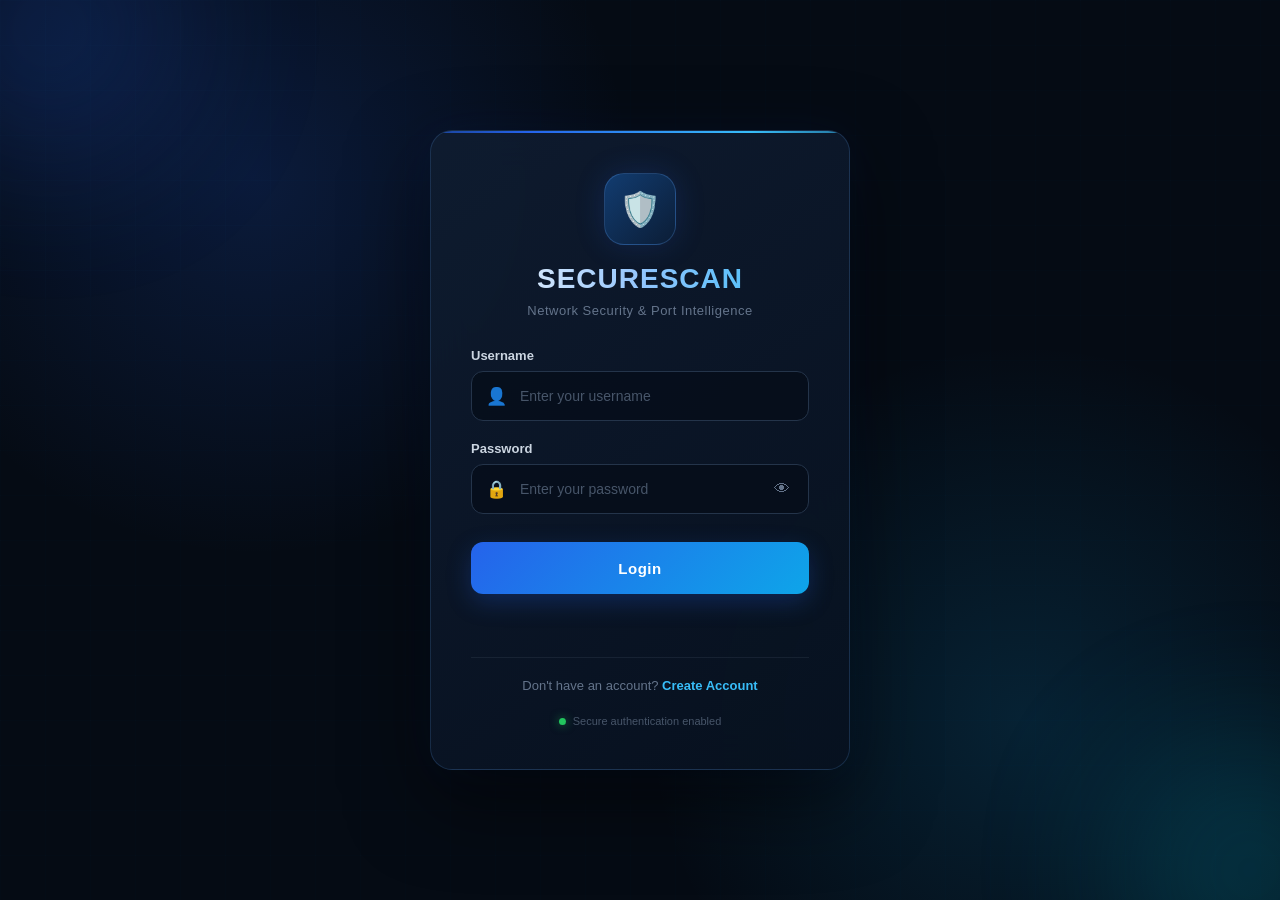
<file: templates/login.html>
<!DOCTYPE html>
<html lang="en">

<head>

    <meta charset="UTF-8">

    <meta
        name="viewport"
        content="width=device-width, initial-scale=1.0"
    >

    <title>SecureScan - Login</title>

    <style>

        /* =====================================================
           RESET
           ===================================================== */

        * {
            box-sizing: border-box;
            margin: 0;
            padding: 0;
        }


        /* =====================================================
           BODY
           ===================================================== */

        body {

            min-height: 100vh;

            display: flex;
            align-items: center;
            justify-content: center;

            font-family:
                Inter,
                Arial,
                sans-serif;

            color: #e2e8f0;

            overflow: hidden;

            background:
                radial-gradient(
                    circle at 20% 20%,
                    rgba(37, 99, 235, 0.18),
                    transparent 30%
                ),

                radial-gradient(
                    circle at 80% 80%,
                    rgba(14, 165, 233, 0.15),
                    transparent 30%
                ),

                #050b14;
        }


        /* =====================================================
           ANIMATED GRID
           ===================================================== */

        body::before {

            content: "";

            position: fixed;

            inset: 0;

            pointer-events: none;

            opacity: 0.18;

            background-image:
                linear-gradient(
                    rgba(56, 189, 248, 0.08) 1px,
                    transparent 1px
                ),

                linear-gradient(
                    90deg,
                    rgba(56, 189, 248, 0.08) 1px,
                    transparent 1px
                );

            background-size: 45px 45px;

            animation:
                gridMove 18s linear infinite;
        }


        @keyframes gridMove {

            from {
                transform: translate(0, 0);
            }

            to {
                transform: translate(45px, 45px);
            }
        }


        /* =====================================================
           GLOW ORBS
           ===================================================== */

        .orb {

            position: fixed;

            width: 260px;
            height: 260px;

            border-radius: 50%;

            filter: blur(80px);

            opacity: 0.22;

            pointer-events: none;
        }


        .orb-one {

            top: -100px;
            left: -80px;

            background: #2563eb;

            animation:
                floatOne 7s ease-in-out infinite;
        }


        .orb-two {

            right: -100px;
            bottom: -100px;

            background: #06b6d4;

            animation:
                floatTwo 9s ease-in-out infinite;
        }


        @keyframes floatOne {

            0%,
            100% {
                transform: translate(0, 0);
            }

            50% {
                transform: translate(50px, 35px);
            }
        }


        @keyframes floatTwo {

            0%,
            100% {
                transform: translate(0, 0);
            }

            50% {
                transform: translate(-45px, -30px);
            }
        }


        /* =====================================================
           MAIN WRAPPER
           ===================================================== */

        .auth-wrapper {

            position: relative;

            width: 100%;
            max-width: 460px;

            padding: 20px;

            z-index: 2;

            animation:
                pageEnter 0.7s ease-out;
        }


        @keyframes pageEnter {

            from {
                opacity: 0;
                transform: translateY(25px) scale(0.97);
            }

            to {
                opacity: 1;
                transform: translateY(0) scale(1);
            }
        }


        /* =====================================================
           LOGIN CARD
           ===================================================== */

        .login-card {

            position: relative;

            padding: 42px 40px;

            border-radius: 22px;

            background:
                linear-gradient(
                    145deg,
                    rgba(15, 28, 48, 0.94),
                    rgba(7, 17, 31, 0.94)
                );

            border:
                1px solid rgba(96, 165, 250, 0.18);

            box-shadow:

                0 30px 80px
                rgba(0, 0, 0, 0.55),

                0 0 45px
                rgba(37, 99, 235, 0.08);

            backdrop-filter: blur(20px);

            overflow: hidden;

            transition:
                transform 0.35s ease,
                border-color 0.35s ease,
                box-shadow 0.35s ease;
        }


        .login-card:hover {

            transform: translateY(-4px);

            border-color:
                rgba(56, 189, 248, 0.35);

            box-shadow:

                0 35px 90px
                rgba(0, 0, 0, 0.6),

                0 0 55px
                rgba(37, 99, 235, 0.14);
        }


        /* top glow */

        .login-card::before {

            content: "";

            position: absolute;

            top: 0;
            left: -30%;

            width: 160%;
            height: 2px;

            background:
                linear-gradient(
                    90deg,
                    transparent,
                    #2563eb,
                    #38bdf8,
                    transparent
                );

            animation:
                topGlow 4s linear infinite;
        }


        @keyframes topGlow {

            from {
                transform: translateX(-35%);
            }

            to {
                transform: translateX(35%);
            }
        }


        /* =====================================================
           BRAND
           ===================================================== */

        .brand {

            text-align: center;

            margin-bottom: 30px;
        }


        .brand-icon {

            width: 72px;
            height: 72px;

            margin: 0 auto 18px;

            display: flex;

            align-items: center;
            justify-content: center;

            border-radius: 20px;

            font-size: 34px;

            background:
                linear-gradient(
                    135deg,
                    #123c70,
                    #0b1d36
                );

            border:
                1px solid rgba(96, 165, 250, 0.25);

            box-shadow:
                0 0 30px
                rgba(37, 99, 235, 0.18);

            animation:
                shieldFloat 3s ease-in-out infinite;
        }


        @keyframes shieldFloat {

            0%,
            100% {
                transform: translateY(0);
            }

            50% {
                transform: translateY(-5px);
            }
        }


        .brand h1 {

            font-size: 28px;

            letter-spacing: 1px;

            background:
                linear-gradient(
                    90deg,
                    #f8fafc,
                    #93c5fd,
                    #38bdf8
                );

            -webkit-background-clip: text;
            background-clip: text;

            -webkit-text-fill-color: transparent;
        }


        .brand p {

            margin-top: 8px;

            color: #64748b;

            font-size: 13px;

            letter-spacing: 0.5px;
        }


        /* =====================================================
           FORM
           ===================================================== */

        .form-group {

            margin-bottom: 20px;
        }


        label {

            display: block;

            margin-bottom: 8px;

            color: #cbd5e1;

            font-size: 13px;

            font-weight: 600;
        }


        .input-wrapper {

            position: relative;
        }


        .input-icon {

            position: absolute;

            left: 15px;
            top: 50%;

            transform: translateY(-50%);

            color: #64748b;

            font-size: 17px;

            pointer-events: none;

            transition:
                color 0.25s ease;
        }


        input {

            width: 100%;

            height: 50px;

            padding:
                0 48px;

            border-radius: 12px;

            border:
                1px solid #24344a;

            outline: none;

            background:
                rgba(5, 13, 25, 0.8);

            color: #f8fafc;

            font-size: 14px;

            transition:
                border-color 0.25s ease,
                box-shadow 0.25s ease,
                transform 0.25s ease,
                background 0.25s ease;
        }


        input::placeholder {

            color: #475569;
        }


        input:focus {

            border-color: #38bdf8;

            background:
                rgba(7, 18, 33, 0.95);

            transform: translateY(-1px);

            box-shadow:
                0 0 0 3px
                rgba(56, 189, 248, 0.08),

                0 8px 25px
                rgba(0, 0, 0, 0.2);
        }


        .input-wrapper:focus-within .input-icon {

            color: #38bdf8;
        }


        /* =====================================================
           PASSWORD TOGGLE
           ===================================================== */

        .password-toggle {

            position: absolute;

            right: 14px;
            top: 50%;

            transform: translateY(-50%);

            border: none;

            background: transparent;

            color: #64748b;

            width: auto;

            padding: 5px;

            cursor: pointer;

            font-size: 16px;

            transition:
                color 0.2s ease,
                transform 0.2s ease;
        }


        .password-toggle:hover {

            color: #38bdf8;

            transform:
                translateY(-50%)
                scale(1.1);
        }


        /* =====================================================
           LOGIN BUTTON
           ===================================================== */

        #loginButton {

            position: relative;

            width: 100%;

            height: 52px;

            margin-top: 8px;

            border: none;

            border-radius: 12px;

            background:
                linear-gradient(
                    135deg,
                    #2563eb,
                    #0ea5e9
                );

            color: white;

            font-size: 15px;

            font-weight: 700;

            letter-spacing: 0.5px;

            cursor: pointer;

            overflow: hidden;

            box-shadow:
                0 8px 25px
                rgba(37, 99, 235, 0.25);

            transition:
                transform 0.2s ease,
                box-shadow 0.2s ease,
                filter 0.2s ease;
        }


        #loginButton::before {

            content: "";

            position: absolute;

            top: 0;
            left: -120%;

            width: 70%;
            height: 100%;

            background:
                linear-gradient(
                    90deg,
                    transparent,
                    rgba(255,255,255,0.22),
                    transparent
                );

            transform: skewX(-20deg);

            transition:
                left 0.6s ease;
        }


        #loginButton:hover {

            transform: translateY(-2px);

            filter: brightness(1.08);

            box-shadow:
                0 12px 35px
                rgba(37, 99, 235, 0.4);
        }


        #loginButton:hover::before {

            left: 130%;
        }


        #loginButton:active {

            transform: translateY(0);
        }


        #loginButton:disabled {

            cursor: not-allowed;

            opacity: 0.75;
        }


        /* =====================================================
           LOADING
           ===================================================== */

        .spinner {

            display: inline-block;

            width: 17px;
            height: 17px;

            border:
                2px solid
                rgba(255,255,255,0.35);

            border-top-color: white;

            border-radius: 50%;

            animation:
                spin 0.7s linear infinite;

            vertical-align: middle;

            margin-right: 8px;
        }


        @keyframes spin {

            to {
                transform: rotate(360deg);
            }
        }


        /* =====================================================
           MESSAGE
           ===================================================== */

        #message {

            min-height: 20px;

            margin-top: 18px;

            text-align: center;

            font-size: 13px;

            font-weight: 600;

            transition:
                opacity 0.25s ease;
        }


        .message-error {

            color: #f87171;

            animation:
                shake 0.4s ease;
        }


        .message-success {

            color: #4ade80;

            animation:
                successPop 0.45s ease;
        }


        @keyframes shake {

            0%,
            100% {
                transform: translateX(0);
            }

            25% {
                transform: translateX(-6px);
            }

            75% {
                transform: translateX(6px);
            }
        }


        @keyframes successPop {

            from {
                opacity: 0;
                transform: scale(0.9);
            }

            to {
                opacity: 1;
                transform: scale(1);
            }
        }


        /* =====================================================
           REGISTER LINK
           ===================================================== */

        .register-text {

            margin-top: 25px;

            padding-top: 20px;

            border-top:
                1px solid
                rgba(148, 163, 184, 0.10);

            text-align: center;

            color: #64748b;

            font-size: 13px;
        }


        .register-text a {

            color: #38bdf8;

            text-decoration: none;

            font-weight: 700;

            transition:
                color 0.2s ease;
        }


        .register-text a:hover {

            color: #7dd3fc;

            text-decoration: underline;
        }


        /* =====================================================
           SECURITY FOOTER
           ===================================================== */

        .security-note {

            margin-top: 22px;

            display: flex;

            justify-content: center;

            align-items: center;

            gap: 7px;

            color: #475569;

            font-size: 11px;
        }


        .security-dot {

            width: 7px;
            height: 7px;

            border-radius: 50%;

            background: #22c55e;

            box-shadow:
                0 0 10px
                rgba(34, 197, 94, 0.6);

            animation:
                securityPulse 2s infinite;
        }


        @keyframes securityPulse {

            0%,
            100% {
                box-shadow:
                    0 0 4px
                    rgba(34, 197, 94, 0.3);
            }

            50% {
                box-shadow:
                    0 0 14px
                    rgba(34, 197, 94, 0.7);
            }
        }


        /* =====================================================
           MOBILE
           ===================================================== */

        @media (max-width: 500px) {

            body {
                overflow-y: auto;
            }

            .auth-wrapper {
                padding: 15px;
            }

            .login-card {
                padding: 32px 24px;
                border-radius: 18px;
            }

            .brand h1 {
                font-size: 25px;
            }

            .brand-icon {
                width: 64px;
                height: 64px;
                font-size: 30px;
            }
        }


        /* =====================================================
           REDUCED MOTION
           ===================================================== */

        @media (prefers-reduced-motion: reduce) {

            *,
            *::before,
            *::after {

                animation-duration:
                    0.01ms !important;

                animation-iteration-count:
                    1 !important;

                transition-duration:
                    0.01ms !important;
            }
        }

    </style>

</head>


<body>


    <!-- Animated background -->

    <div class="orb orb-one"></div>
    <div class="orb orb-two"></div>


    <div class="auth-wrapper">


        <div class="login-card">


            <!-- BRAND -->

            <div class="brand">

                <div class="brand-icon">
                    🛡️
                </div>

                <h1>
                    SECURESCAN
                </h1>

                <p>
                    Network Security & Port Intelligence
                </p>

            </div>


            <!-- LOGIN FORM -->

            <form id="loginForm">


                <!-- USERNAME -->

                <div class="form-group">

                    <label for="username">
                        Username
                    </label>

                    <div class="input-wrapper">

                        <span class="input-icon">
                            👤
                        </span>

                        <input
                            type="text"
                            id="username"
                            placeholder="Enter your username"
                            autocomplete="username"
                            required
                        >

                    </div>

                </div>


                <!-- PASSWORD -->

                <div class="form-group">

                    <label for="password">
                        Password
                    </label>

                    <div class="input-wrapper">

                        <span class="input-icon">
                            🔒
                        </span>

                        <input
                            type="password"
                            id="password"
                            placeholder="Enter your password"
                            autocomplete="current-password"
                            required
                        >

                        <button
                            type="button"
                            class="password-toggle"
                            id="passwordToggle"
                            aria-label="Show password"
                        >
                            👁
                        </button>

                    </div>

                </div>


                <!-- LOGIN -->

                <button
                    type="submit"
                    id="loginButton"
                >
                    Login
                </button>


            </form>


            <!-- MESSAGE -->

            <div id="message"></div>


            <!-- REGISTER -->

            <p class="register-text">

                Don't have an account?

                <a href="/register-page">
                    Create Account
                </a>

            </p>


            <!-- SECURITY -->

            <div class="security-note">

                <span class="security-dot"></span>

                Secure authentication enabled

            </div>


        </div>

    </div>


    <script>

        /* =====================================================
           PASSWORD SHOW / HIDE
           ===================================================== */

        const passwordInput =
            document.getElementById("password");

        const passwordToggle =
            document.getElementById("passwordToggle");


        passwordToggle.addEventListener(
            "click",
            function() {

                if (
                    passwordInput.type ===
                    "password"
                ) {

                    passwordInput.type =
                        "text";

                    passwordToggle.innerText =
                        "🙈";

                    passwordToggle.setAttribute(
                        "aria-label",
                        "Hide password"
                    );

                }

                else {

                    passwordInput.type =
                        "password";

                    passwordToggle.innerText =
                        "👁";

                    passwordToggle.setAttribute(
                        "aria-label",
                        "Show password"
                    );

                }

            }
        );


        /* =====================================================
           LOGIN
           ===================================================== */

        document
            .getElementById("loginForm")
            .addEventListener(
                "submit",
                async function(event) {

                    event.preventDefault();


                    const username =
                        document
                            .getElementById(
                                "username"
                            )
                            .value
                            .trim();


                    const password =
                        document
                            .getElementById(
                                "password"
                            )
                            .value;


                    const message =
                        document.getElementById(
                            "message"
                        );


                    const loginButton =
                        document.getElementById(
                            "loginButton"
                        );


                    /* Clear previous message */

                    message.className = "";

                    message.innerText = "";


                    /* Loading */

                    loginButton.disabled = true;

                    loginButton.innerHTML =
                        '<span class="spinner"></span>Authenticating...';


                    try {

                        const response =
                            await fetch(
                                "/login",
                                {

                                    method:
                                        "POST",

                                    headers: {
                                        "Content-Type":
                                            "application/json"
                                    },

                                    body:
                                        JSON.stringify({
                                            username:
                                                username,

                                            password:
                                                password
                                        })

                                }
                            );


                        const data =
                            await response.json();


                        /* =========================
                           ERROR
                           ========================= */

                        if (!response.ok) {

                            message.className =
                                "message-error";

                            message.innerText =
                                data.error ||
                                "Login failed.";

                            loginButton.disabled =
                                false;

                            loginButton.innerText =
                                "Login";

                            return;
                        }


                        /* =========================
                           SUCCESS
                           ========================= */

                        message.className =
                            "message-success";

                        message.innerText =
                            "✓ Login successful!";


                        loginButton.innerText =
                            "✓ Access Granted";


                        /* Redirect */

                        setTimeout(
                            function() {

                                window.location.href =
                                    "/";

                            },
                            800
                        );

                    }


                    catch (error) {

                        console.error(error);


                        message.className =
                            "message-error";

                        message.innerText =
                            "Unable to connect to server.";


                        loginButton.disabled =
                            false;

                        loginButton.innerText =
                            "Login";
                    }

                }
            );

    </script>


</body>

</html>
</file>
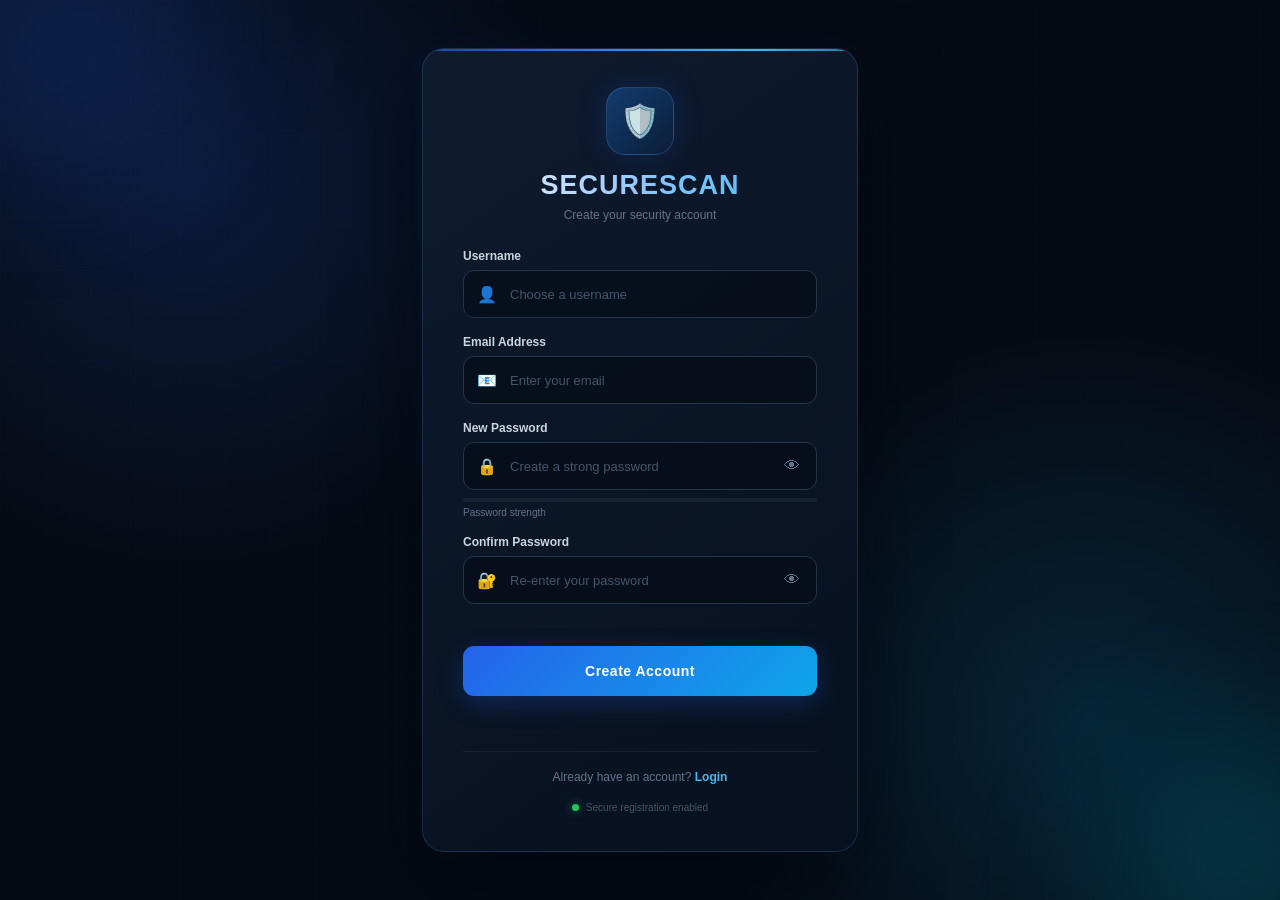
<file: templates/register.html>
<!DOCTYPE html>
<html lang="en">

<head>

    <meta charset="UTF-8">

    <meta
        name="viewport"
        content="width=device-width, initial-scale=1.0"
    >

    <title>SecureScan - Create Account</title>

    <style>

        /* =====================================================
           RESET
           ===================================================== */

        * {
            box-sizing: border-box;
            margin: 0;
            padding: 0;
        }


        /* =====================================================
           BODY
           ===================================================== */

        body {

            min-height: 100vh;

            display: flex;
            align-items: center;
            justify-content: center;

            font-family:
                Inter,
                Arial,
                sans-serif;

            color: #e2e8f0;

            overflow-y: auto;

            background:
                radial-gradient(
                    circle at 15% 20%,
                    rgba(37, 99, 235, 0.18),
                    transparent 30%
                ),

                radial-gradient(
                    circle at 85% 80%,
                    rgba(14, 165, 233, 0.16),
                    transparent 30%
                ),

                #050b14;
        }


        /* =====================================================
           CYBER GRID
           ===================================================== */

        body::before {

            content: "";

            position: fixed;

            inset: 0;

            pointer-events: none;

            opacity: 0.17;

            background-image:
                linear-gradient(
                    rgba(56, 189, 248, 0.08) 1px,
                    transparent 1px
                ),

                linear-gradient(
                    90deg,
                    rgba(56, 189, 248, 0.08) 1px,
                    transparent 1px
                );

            background-size: 45px 45px;

            animation:
                gridMove 18s linear infinite;
        }


        @keyframes gridMove {

            from {
                transform: translate(0, 0);
            }

            to {
                transform: translate(45px, 45px);
            }
        }


        /* =====================================================
           GLOW ORBS
           ===================================================== */

        .orb {

            position: fixed;

            width: 260px;
            height: 260px;

            border-radius: 50%;

            filter: blur(80px);

            opacity: 0.20;

            pointer-events: none;
        }


        .orb-one {

            top: -100px;
            left: -80px;

            background: #2563eb;

            animation:
                floatOne 7s ease-in-out infinite;
        }


        .orb-two {

            right: -100px;
            bottom: -100px;

            background: #06b6d4;

            animation:
                floatTwo 9s ease-in-out infinite;
        }


        @keyframes floatOne {

            0%,
            100% {
                transform: translate(0, 0);
            }

            50% {
                transform: translate(50px, 35px);
            }
        }


        @keyframes floatTwo {

            0%,
            100% {
                transform: translate(0, 0);
            }

            50% {
                transform: translate(-45px, -30px);
            }
        }


        /* =====================================================
           WRAPPER
           ===================================================== */

        .auth-wrapper {

            position: relative;

            width: 100%;

            max-width: 480px;

            padding: 22px;

            z-index: 2;

            animation:
                pageEnter 0.7s ease-out;
        }


        @keyframes pageEnter {

            from {

                opacity: 0;

                transform:
                    translateY(25px)
                    scale(0.97);
            }

            to {

                opacity: 1;

                transform:
                    translateY(0)
                    scale(1);
            }
        }


        /* =====================================================
           REGISTER CARD
           ===================================================== */

        .register-card {

            position: relative;

            padding: 38px 40px;

            border-radius: 22px;

            background:
                linear-gradient(
                    145deg,
                    rgba(15, 28, 48, 0.95),
                    rgba(7, 17, 31, 0.95)
                );

            border:
                1px solid
                rgba(96, 165, 250, 0.18);

            box-shadow:

                0 30px 80px
                rgba(0, 0, 0, 0.55),

                0 0 45px
                rgba(37, 99, 235, 0.08);

            backdrop-filter:
                blur(20px);

            overflow: hidden;

            transition:
                transform 0.35s ease,
                border-color 0.35s ease,
                box-shadow 0.35s ease;
        }


        .register-card:hover {

            transform: translateY(-4px);

            border-color:
                rgba(56, 189, 248, 0.35);

            box-shadow:

                0 35px 90px
                rgba(0, 0, 0, 0.6),

                0 0 55px
                rgba(37, 99, 235, 0.14);
        }


        /* Animated top line */

        .register-card::before {

            content: "";

            position: absolute;

            top: 0;
            left: -30%;

            width: 160%;
            height: 2px;

            background:
                linear-gradient(
                    90deg,
                    transparent,
                    #2563eb,
                    #38bdf8,
                    transparent
                );

            animation:
                topGlow 4s linear infinite;
        }


        @keyframes topGlow {

            from {
                transform: translateX(-35%);
            }

            to {
                transform: translateX(35%);
            }
        }


        /* =====================================================
           BRAND
           ===================================================== */

        .brand {

            text-align: center;

            margin-bottom: 27px;
        }


        .brand-icon {

            width: 68px;
            height: 68px;

            margin:
                0 auto 15px;

            display: flex;

            align-items: center;
            justify-content: center;

            border-radius: 19px;

            font-size: 32px;

            background:
                linear-gradient(
                    135deg,
                    #123c70,
                    #0b1d36
                );

            border:
                1px solid
                rgba(96, 165, 250, 0.25);

            box-shadow:
                0 0 30px
                rgba(37, 99, 235, 0.18);

            animation:
                shieldFloat 3s ease-in-out infinite;
        }


        @keyframes shieldFloat {

            0%,
            100% {
                transform: translateY(0);
            }

            50% {
                transform: translateY(-5px);
            }
        }


        .brand h1 {

            font-size: 27px;

            letter-spacing: 1px;

            background:
                linear-gradient(
                    90deg,
                    #f8fafc,
                    #93c5fd,
                    #38bdf8
                );

            -webkit-background-clip: text;
            background-clip: text;

            -webkit-text-fill-color:
                transparent;
        }


        .brand p {

            margin-top: 7px;

            color: #64748b;

            font-size: 12px;
        }


        /* =====================================================
           FORM
           ===================================================== */

        .form-group {

            margin-bottom: 17px;
        }


        label {

            display: block;

            margin-bottom: 7px;

            color: #cbd5e1;

            font-size: 12px;

            font-weight: 600;
        }


        .input-wrapper {

            position: relative;
        }


        .input-icon {

            position: absolute;

            left: 14px;
            top: 50%;

            transform:
                translateY(-50%);

            color: #64748b;

            font-size: 16px;

            pointer-events: none;

            transition:
                color 0.25s ease;
        }


        input {

            width: 100%;

            height: 48px;

            padding:
                0 46px;

            border-radius: 11px;

            border:
                1px solid #24344a;

            outline: none;

            background:
                rgba(5, 13, 25, 0.8);

            color: #f8fafc;

            font-size: 13px;

            transition:
                border-color 0.25s ease,
                box-shadow 0.25s ease,
                transform 0.25s ease,
                background 0.25s ease;
        }


        input::placeholder {

            color: #475569;
        }


        input:focus {

            border-color: #38bdf8;

            background:
                rgba(7, 18, 33, 0.95);

            transform:
                translateY(-1px);

            box-shadow:

                0 0 0 3px
                rgba(56, 189, 248, 0.08),

                0 8px 25px
                rgba(0, 0, 0, 0.2);
        }


        .input-wrapper:focus-within
        .input-icon {

            color: #38bdf8;
        }


        /* =====================================================
           PASSWORD TOGGLE
           ===================================================== */

        .password-toggle {

            position: absolute;

            right: 12px;
            top: 50%;

            transform:
                translateY(-50%);

            width: auto;

            height: auto;

            padding: 5px;

            border: none;

            background:
                transparent;

            color: #64748b;

            font-size: 16px;

            cursor: pointer;

            transition:
                color 0.2s ease,
                transform 0.2s ease;
        }


        .password-toggle:hover {

            color: #38bdf8;

            transform:
                translateY(-50%)
                scale(1.1);
        }


        /* =====================================================
           PASSWORD STRENGTH
           ===================================================== */

        .strength-container {

            margin-top: 8px;
        }


        .strength-bar {

            width: 100%;

            height: 4px;

            border-radius: 10px;

            background: #172235;

            overflow: hidden;
        }


        .strength-fill {

            width: 0%;

            height: 100%;

            border-radius: 10px;

            transition:
                width 0.3s ease,
                background 0.3s ease;
        }


        .strength-text {

            margin-top: 5px;

            font-size: 10px;

            color: #64748b;

            transition:
                color 0.25s ease;
        }


        /* =====================================================
           PASSWORD MATCH
           ===================================================== */

        .match-text {

            min-height: 15px;

            margin-top: 5px;

            font-size: 10px;
        }


        .match-success {

            color: #4ade80;
        }


        .match-error {

            color: #f87171;
        }


        /* =====================================================
           REGISTER BUTTON
           ===================================================== */

        #registerButton {

            position: relative;

            width: 100%;

            height: 50px;

            margin-top: 5px;

            border: none;

            border-radius: 11px;

            background:
                linear-gradient(
                    135deg,
                    #2563eb,
                    #0ea5e9
                );

            color: white;

            font-size: 14px;

            font-weight: 700;

            letter-spacing: 0.5px;

            cursor: pointer;

            overflow: hidden;

            box-shadow:
                0 8px 25px
                rgba(37, 99, 235, 0.25);

            transition:
                transform 0.2s ease,
                box-shadow 0.2s ease,
                filter 0.2s ease;
        }


        #registerButton::before {

            content: "";

            position: absolute;

            top: 0;
            left: -120%;

            width: 70%;
            height: 100%;

            background:
                linear-gradient(
                    90deg,
                    transparent,
                    rgba(255,255,255,0.22),
                    transparent
                );

            transform:
                skewX(-20deg);

            transition:
                left 0.6s ease;
        }


        #registerButton:hover {

            transform:
                translateY(-2px);

            filter:
                brightness(1.08);

            box-shadow:
                0 12px 35px
                rgba(37, 99, 235, 0.4);
        }


        #registerButton:hover::before {

            left: 130%;
        }


        #registerButton:active {

            transform:
                translateY(0);
        }


        #registerButton:disabled {

            cursor:
                not-allowed;

            opacity: 0.75;
        }


        /* =====================================================
           LOADING SPINNER
           ===================================================== */

        .spinner {

            display: inline-block;

            width: 16px;
            height: 16px;

            border:
                2px solid
                rgba(255,255,255,0.35);

            border-top-color:
                white;

            border-radius: 50%;

            animation:
                spin 0.7s linear infinite;

            vertical-align: middle;

            margin-right: 8px;
        }


        @keyframes spin {

            to {
                transform:
                    rotate(360deg);
            }
        }


        /* =====================================================
           MESSAGE
           ===================================================== */

        #message {

            min-height: 20px;

            margin-top: 15px;

            text-align: center;

            font-size: 12px;

            font-weight: 600;
        }


        .message-error {

            color: #f87171;

            animation:
                shake 0.4s ease;
        }


        .message-success {

            color: #4ade80;

            animation:
                successPop 0.45s ease;
        }


        @keyframes shake {

            0%,
            100% {
                transform:
                    translateX(0);
            }

            25% {
                transform:
                    translateX(-6px);
            }

            75% {
                transform:
                    translateX(6px);
            }
        }


        @keyframes successPop {

            from {
                opacity: 0;

                transform:
                    scale(0.9);
            }

            to {
                opacity: 1;

                transform:
                    scale(1);
            }
        }


        /* =====================================================
           LOGIN LINK
           ===================================================== */

        .login-text {

            margin-top: 20px;

            padding-top: 18px;

            border-top:
                1px solid
                rgba(148, 163, 184, 0.10);

            text-align: center;

            color: #64748b;

            font-size: 12px;
        }


        .login-text a {

            color: #38bdf8;

            text-decoration: none;

            font-weight: 700;

            transition:
                color 0.2s ease;
        }


        .login-text a:hover {

            color: #7dd3fc;

            text-decoration:
                underline;
        }


        /* =====================================================
           SECURITY NOTE
           ===================================================== */

        .security-note {

            margin-top: 18px;

            display: flex;

            justify-content: center;

            align-items: center;

            gap: 7px;

            color: #475569;

            font-size: 10px;
        }


        .security-dot {

            width: 7px;
            height: 7px;

            border-radius: 50%;

            background: #22c55e;

            box-shadow:
                0 0 10px
                rgba(34, 197, 94, 0.6);

            animation:
                securityPulse 2s infinite;
        }


        @keyframes securityPulse {

            0%,
            100% {
                box-shadow:
                    0 0 4px
                    rgba(34, 197, 94, 0.3);
            }

            50% {
                box-shadow:
                    0 0 14px
                    rgba(34, 197, 94, 0.7);
            }
        }


        /* =====================================================
           MOBILE
           ===================================================== */

        @media (max-width: 500px) {

            body {
                align-items: flex-start;

                padding-top: 20px;
            }

            .auth-wrapper {
                padding: 15px;
            }

            .register-card {

                padding:
                    30px 23px;

                border-radius:
                    18px;
            }

            .brand h1 {
                font-size: 24px;
            }

            .brand-icon {

                width: 62px;
                height: 62px;

                font-size: 29px;
            }
        }


        /* =====================================================
           REDUCED MOTION
           ===================================================== */

        @media (prefers-reduced-motion: reduce) {

            *,
            *::before,
            *::after {

                animation-duration:
                    0.01ms !important;

                animation-iteration-count:
                    1 !important;

                transition-duration:
                    0.01ms !important;
            }
        }

    </style>

</head>


<body>


    <!-- Background effects -->

    <div class="orb orb-one"></div>
    <div class="orb orb-two"></div>


    <div class="auth-wrapper">


        <div class="register-card">


            <!-- BRAND -->

            <div class="brand">

                <div class="brand-icon">
                    🛡️
                </div>

                <h1>
                    SECURESCAN
                </h1>

                <p>
                    Create your security account
                </p>

            </div>


            <!-- REGISTER FORM -->

            <form id="registerForm">


                <!-- USERNAME -->

                <div class="form-group">

                    <label for="username">
                        Username
                    </label>

                    <div class="input-wrapper">

                        <span class="input-icon">
                            👤
                        </span>

                        <input
                            type="text"
                            id="username"
                            placeholder="Choose a username"
                            minlength="3"
                            autocomplete="username"
                            required
                        >

                    </div>

                </div>


                <!-- EMAIL -->

                <div class="form-group">

                    <label for="email">
                        Email Address
                    </label>

                    <div class="input-wrapper">

                        <span class="input-icon">
                            📧
                        </span>

                        <input
                            type="email"
                            id="email"
                            placeholder="Enter your email"
                            autocomplete="email"
                            required
                        >

                    </div>

                </div>


                <!-- PASSWORD -->

                <div class="form-group">

                    <label for="password">
                        New Password
                    </label>

                    <div class="input-wrapper">

                        <span class="input-icon">
                            🔒
                        </span>

                        <input
                            type="password"
                            id="password"
                            placeholder="Create a strong password"
                            minlength="6"
                            autocomplete="new-password"
                            required
                        >

                        <button
                            type="button"
                            class="password-toggle"
                            id="passwordToggle"
                            aria-label="Show password"
                        >
                            👁
                        </button>

                    </div>


                    <div class="strength-container">

                        <div class="strength-bar">

                            <div
                                class="strength-fill"
                                id="strengthFill"
                            ></div>

                        </div>

                        <div
                            class="strength-text"
                            id="strengthText"
                        >
                            Password strength
                        </div>

                    </div>

                </div>


                <!-- CONFIRM PASSWORD -->

                <div class="form-group">

                    <label for="confirmPassword">
                        Confirm Password
                    </label>

                    <div class="input-wrapper">

                        <span class="input-icon">
                            🔐
                        </span>

                        <input
                            type="password"
                            id="confirmPassword"
                            placeholder="Re-enter your password"
                            minlength="6"
                            autocomplete="new-password"
                            required
                        >

                        <button
                            type="button"
                            class="password-toggle"
                            id="confirmToggle"
                            aria-label="Show password"
                        >
                            👁
                        </button>

                    </div>

                    <div
                        class="match-text"
                        id="matchText"
                    ></div>

                </div>


                <!-- REGISTER -->

                <button
                    type="submit"
                    id="registerButton"
                >
                    Create Account
                </button>


            </form>


            <!-- MESSAGE -->

            <div id="message"></div>


            <!-- LOGIN -->

            <p class="login-text">

                Already have an account?

                <a href="/login-page">
                    Login
                </a>

            </p>


            <!-- SECURITY -->

            <div class="security-note">

                <span class="security-dot"></span>

                Secure registration enabled

            </div>


        </div>

    </div>


    <script>

        /* =====================================================
           PASSWORD TOGGLE
           ===================================================== */

        function setupPasswordToggle(
            inputId,
            buttonId
        ) {

            const input =
                document.getElementById(
                    inputId
                );

            const button =
                document.getElementById(
                    buttonId
                );


            button.addEventListener(
                "click",
                function() {

                    if (
                        input.type ===
                        "password"
                    ) {

                        input.type =
                            "text";

                        button.innerText =
                            "🙈";

                    }

                    else {

                        input.type =
                            "password";

                        button.innerText =
                            "👁";

                    }

                }
            );

        }


        setupPasswordToggle(
            "password",
            "passwordToggle"
        );


        setupPasswordToggle(
            "confirmPassword",
            "confirmToggle"
        );


        /* =====================================================
           PASSWORD STRENGTH
           ===================================================== */

        const password =
            document.getElementById(
                "password"
            );

        const strengthFill =
            document.getElementById(
                "strengthFill"
            );

        const strengthText =
            document.getElementById(
                "strengthText"
            );


        password.addEventListener(
            "input",
            function() {

                const value =
                    password.value;


                let score = 0;


                if (value.length >= 6) {
                    score++;
                }

                if (value.length >= 10) {
                    score++;
                }

                if (/[A-Z]/.test(value)) {
                    score++;
                }

                if (/[0-9]/.test(value)) {
                    score++;
                }

                if (
                    /[^A-Za-z0-9]/.test(value)
                ) {
                    score++;
                }


                const percentage =
                    score * 20;


                strengthFill.style.width =
                    percentage + "%";


                if (!value) {

                    strengthText.innerText =
                        "Password strength";

                    strengthText.style.color =
                        "#64748b";
                }

                else if (score <= 2) {

                    strengthText.innerText =
                        "Weak password";

                    strengthText.style.color =
                        "#f87171";
                }

                else if (score <= 3) {

                    strengthText.innerText =
                        "Medium password";

                    strengthText.style.color =
                        "#fbbf24";
                }

                else if (score === 4) {

                    strengthText.innerText =
                        "Strong password";

                    strengthText.style.color =
                        "#4ade80";
                }

                else {

                    strengthText.innerText =
                        "Very strong password";

                    strengthText.style.color =
                        "#22d3ee";
                }


                if (score <= 2) {

                    strengthFill.style.background =
                        "#ef4444";
                }

                else if (score <= 3) {

                    strengthFill.style.background =
                        "#f59e0b";
                }

                else {

                    strengthFill.style.background =
                        "#22c55e";
                }


                checkPasswordMatch();

            }
        );


        /* =====================================================
           PASSWORD MATCH
           ===================================================== */

        const confirmPassword =
            document.getElementById(
                "confirmPassword"
            );

        const matchText =
            document.getElementById(
                "matchText"
            );


        function checkPasswordMatch() {

            const pass =
                password.value;

            const confirm =
                confirmPassword.value;


            if (!confirm) {

                matchText.innerText =
                    "";

                matchText.className =
                    "match-text";

                return;
            }


            if (pass === confirm) {

                matchText.innerText =
                    "✓ Passwords match";

                matchText.className =
                    "match-text match-success";
            }

            else {

                matchText.innerText =
                    "✕ Passwords do not match";

                matchText.className =
                    "match-text match-error";
            }

        }


        confirmPassword.addEventListener(
            "input",
            checkPasswordMatch
        );


        /* =====================================================
           REGISTER
           ===================================================== */

        document
            .getElementById("registerForm")
            .addEventListener(
                "submit",
                async function(event) {

                    event.preventDefault();


                    const username =
                        document
                            .getElementById(
                                "username"
                            )
                            .value
                            .trim();


                    const email =
                        document
                            .getElementById(
                                "email"
                            )
                            .value
                            .trim();


                    const pass =
                        password.value;


                    const confirm =
                        confirmPassword.value;


                    const message =
                        document.getElementById(
                            "message"
                        );


                    const registerButton =
                        document.getElementById(
                            "registerButton"
                        );


                    /* Reset message */

                    message.className = "";

                    message.innerText = "";


                    /* Validate username */

                    if (username.length < 3) {

                        message.className =
                            "message-error";

                        message.innerText =
                            "Username must contain at least 3 characters.";

                        return;
                    }


                    /* Validate email */

                    const emailPattern =
                        /^[^\s@]+@[^\s@]+\.[^\s@]+$/;


                    if (
                        !emailPattern.test(email)
                    ) {

                        message.className =
                            "message-error";

                        message.innerText =
                            "Please enter a valid email address.";

                        return;
                    }


                    /* Validate password */

                    if (pass.length < 6) {

                        message.className =
                            "message-error";

                        message.innerText =
                            "Password must contain at least 6 characters.";

                        return;
                    }


                    /* Confirm password */

                    if (pass !== confirm) {

                        message.className =
                            "message-error";

                        message.innerText =
                            "Passwords do not match.";

                        return;
                    }


                    /* Loading */

                    registerButton.disabled =
                        true;

                    registerButton.innerHTML =
                        '<span class="spinner"></span>Creating Account...';


                    try {

                        const response =
                            await fetch(
                                "/register",
                                {

                                    method:
                                        "POST",

                                    headers: {
                                        "Content-Type":
                                            "application/json"
                                    },

                                    body:
                                        JSON.stringify({

                                            username:
                                                username,

                                            email:
                                                email,

                                            password:
                                                pass

                                        })

                                }
                            );


                        const data =
                            await response.json();


                        /* =========================
                           ERROR
                           ========================= */

                        if (!response.ok) {

                            message.className =
                                "message-error";

                            message.innerText =
                                data.error ||
                                "Registration failed.";

                            registerButton.disabled =
                                false;

                            registerButton.innerText =
                                "Create Account";

                            return;
                        }


                        /* =========================
                           SUCCESS
                           ========================= */

                        message.className =
                            "message-success";

                        message.innerText =
                            "✓ Account created successfully!";


                        registerButton.innerText =
                            "✓ Account Created";


                        setTimeout(
                            function() {

                                window.location.href =
                                    "/login-page";

                            },
                            1000
                        );

                    }


                    catch (error) {

                        console.error(error);


                        message.className =
                            "message-error";

                        message.innerText =
                            "Unable to connect to server.";


                        registerButton.disabled =
                            false;

                        registerButton.innerText =
                            "Create Account";
                    }

                }
            );

    </script>

</body>

</html>
</file>
